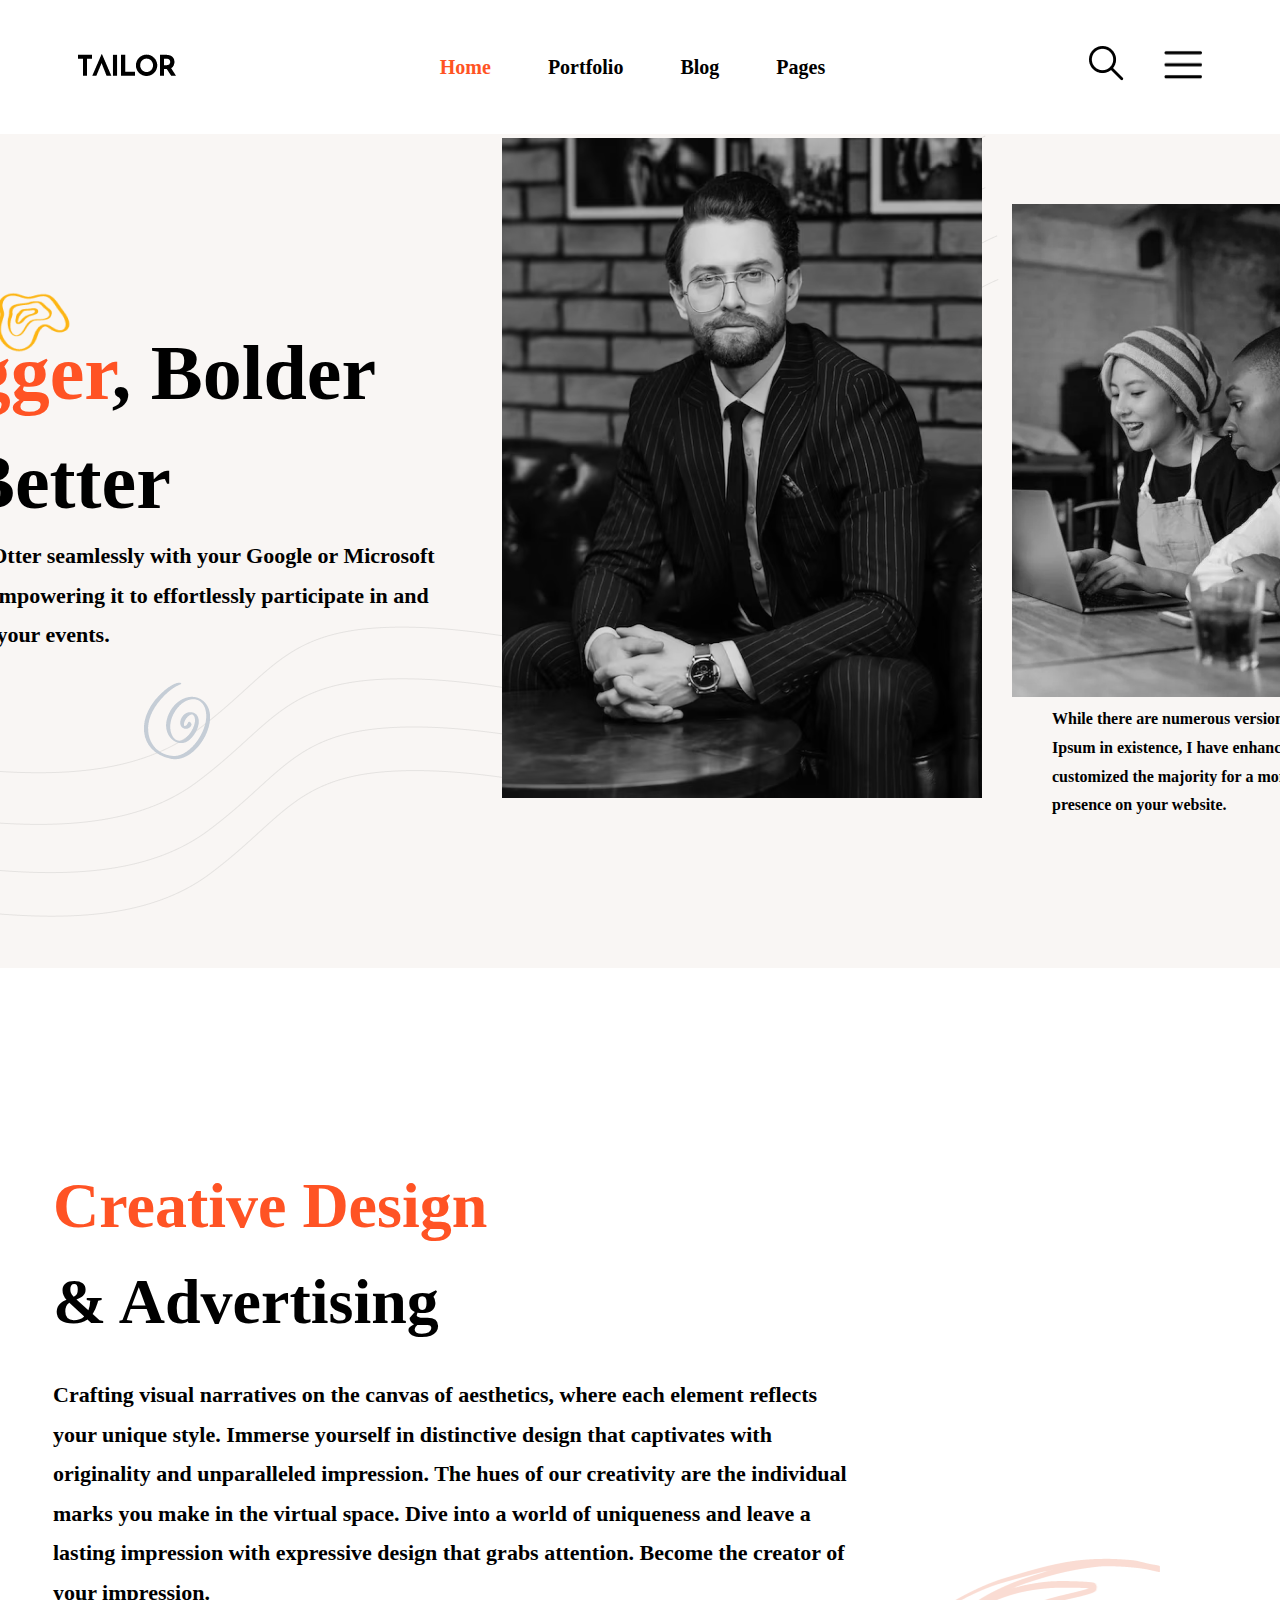
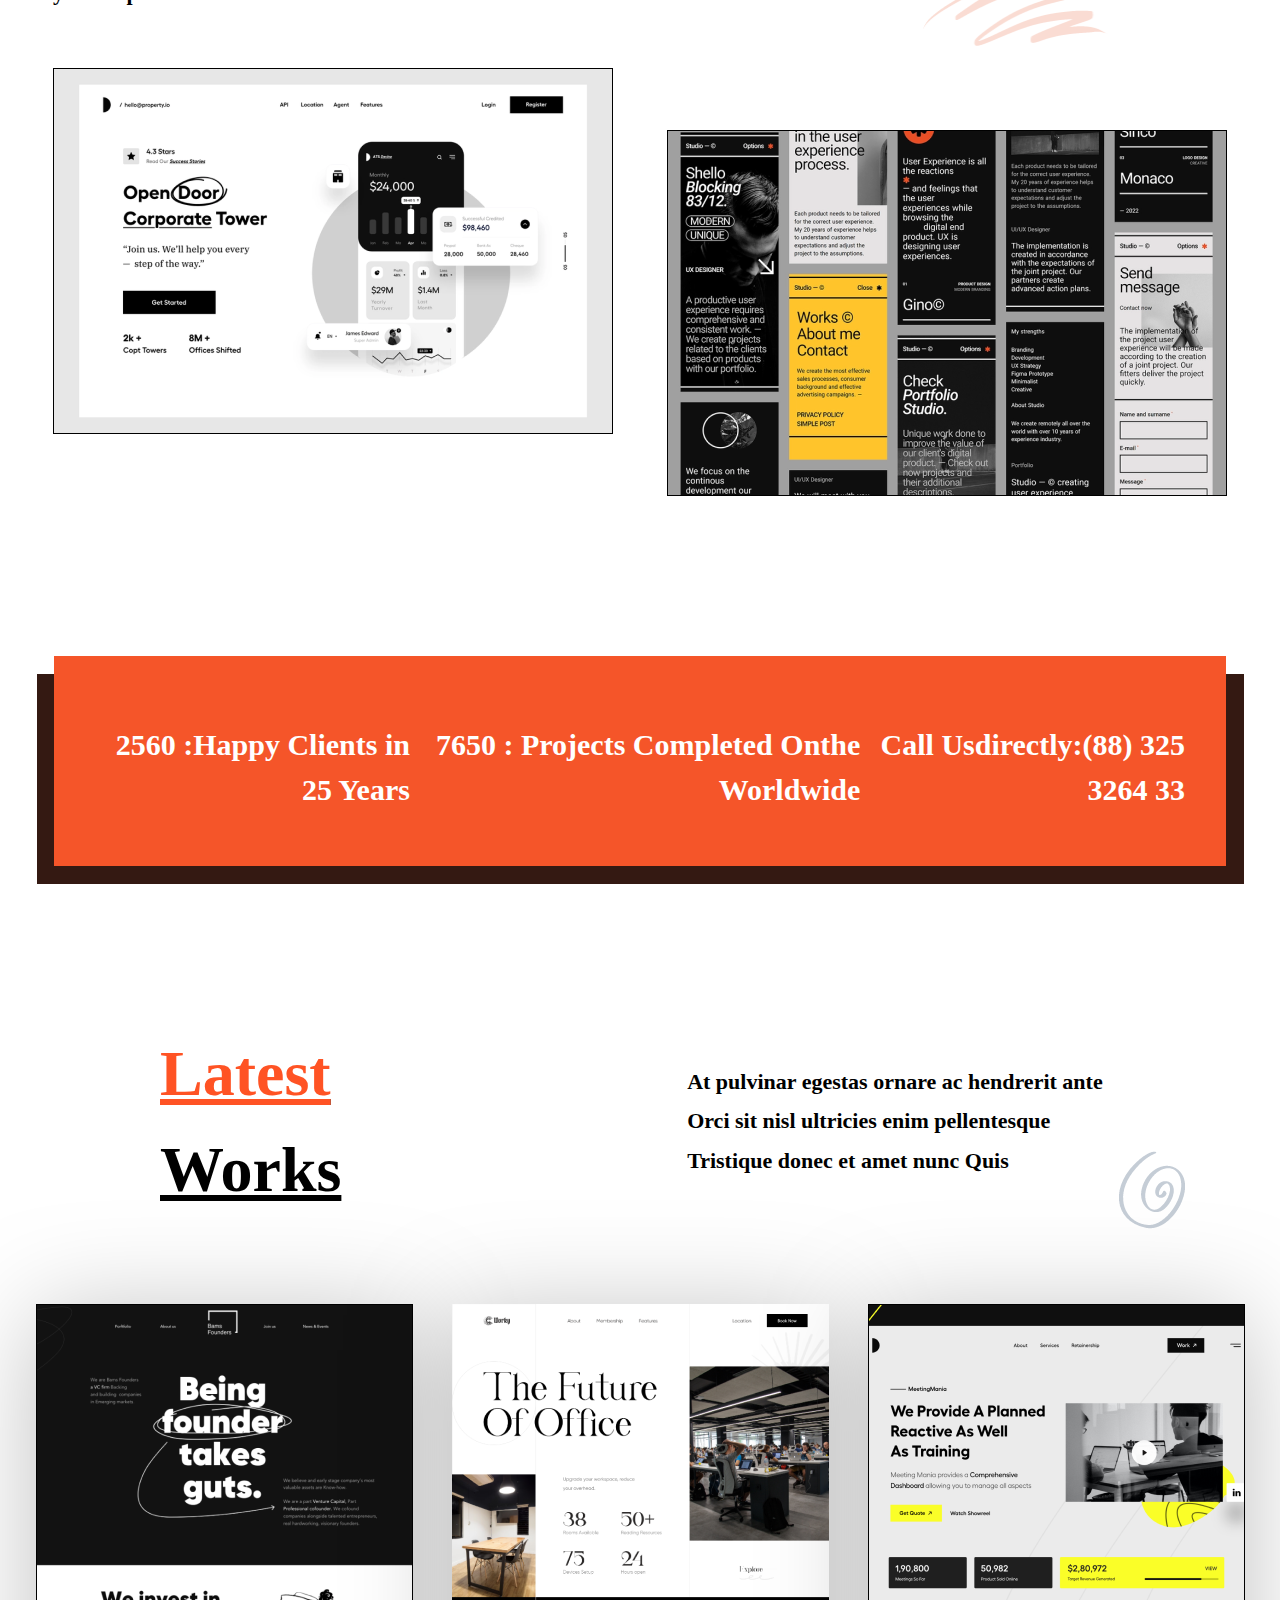
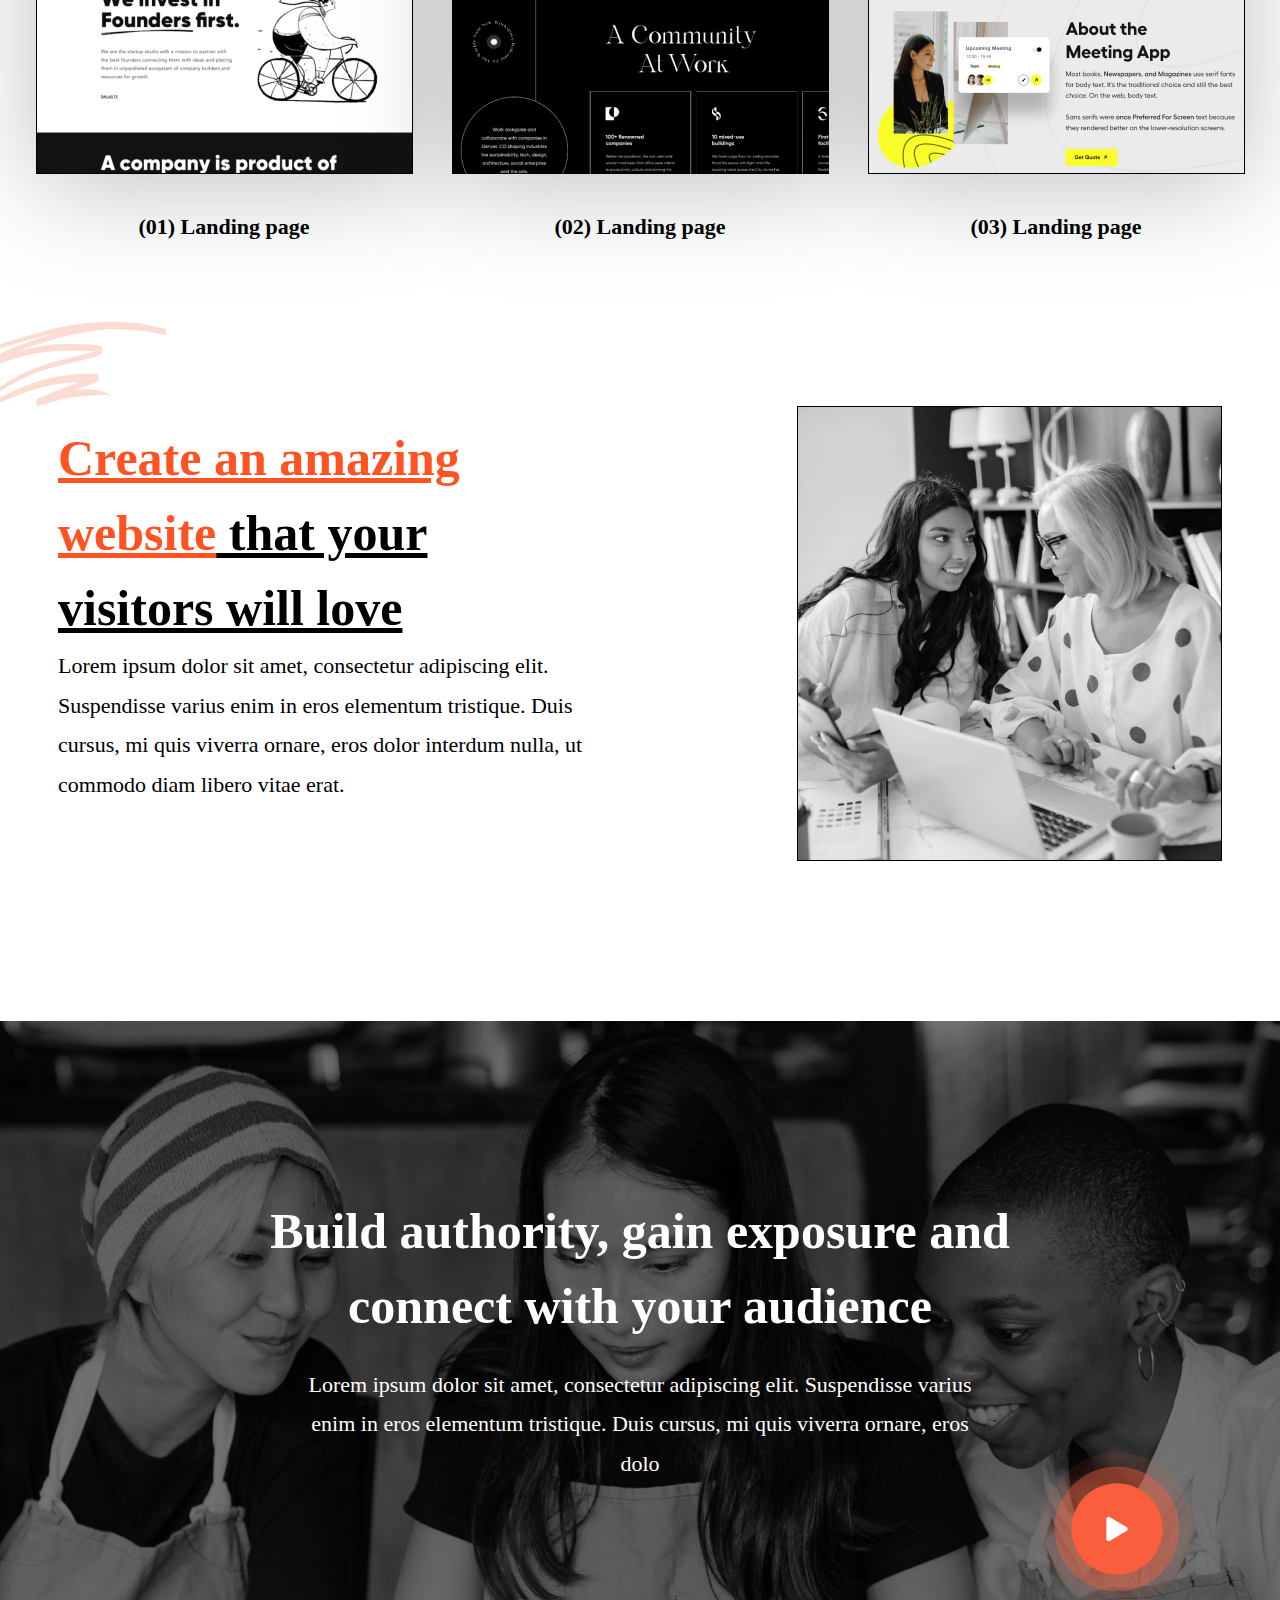
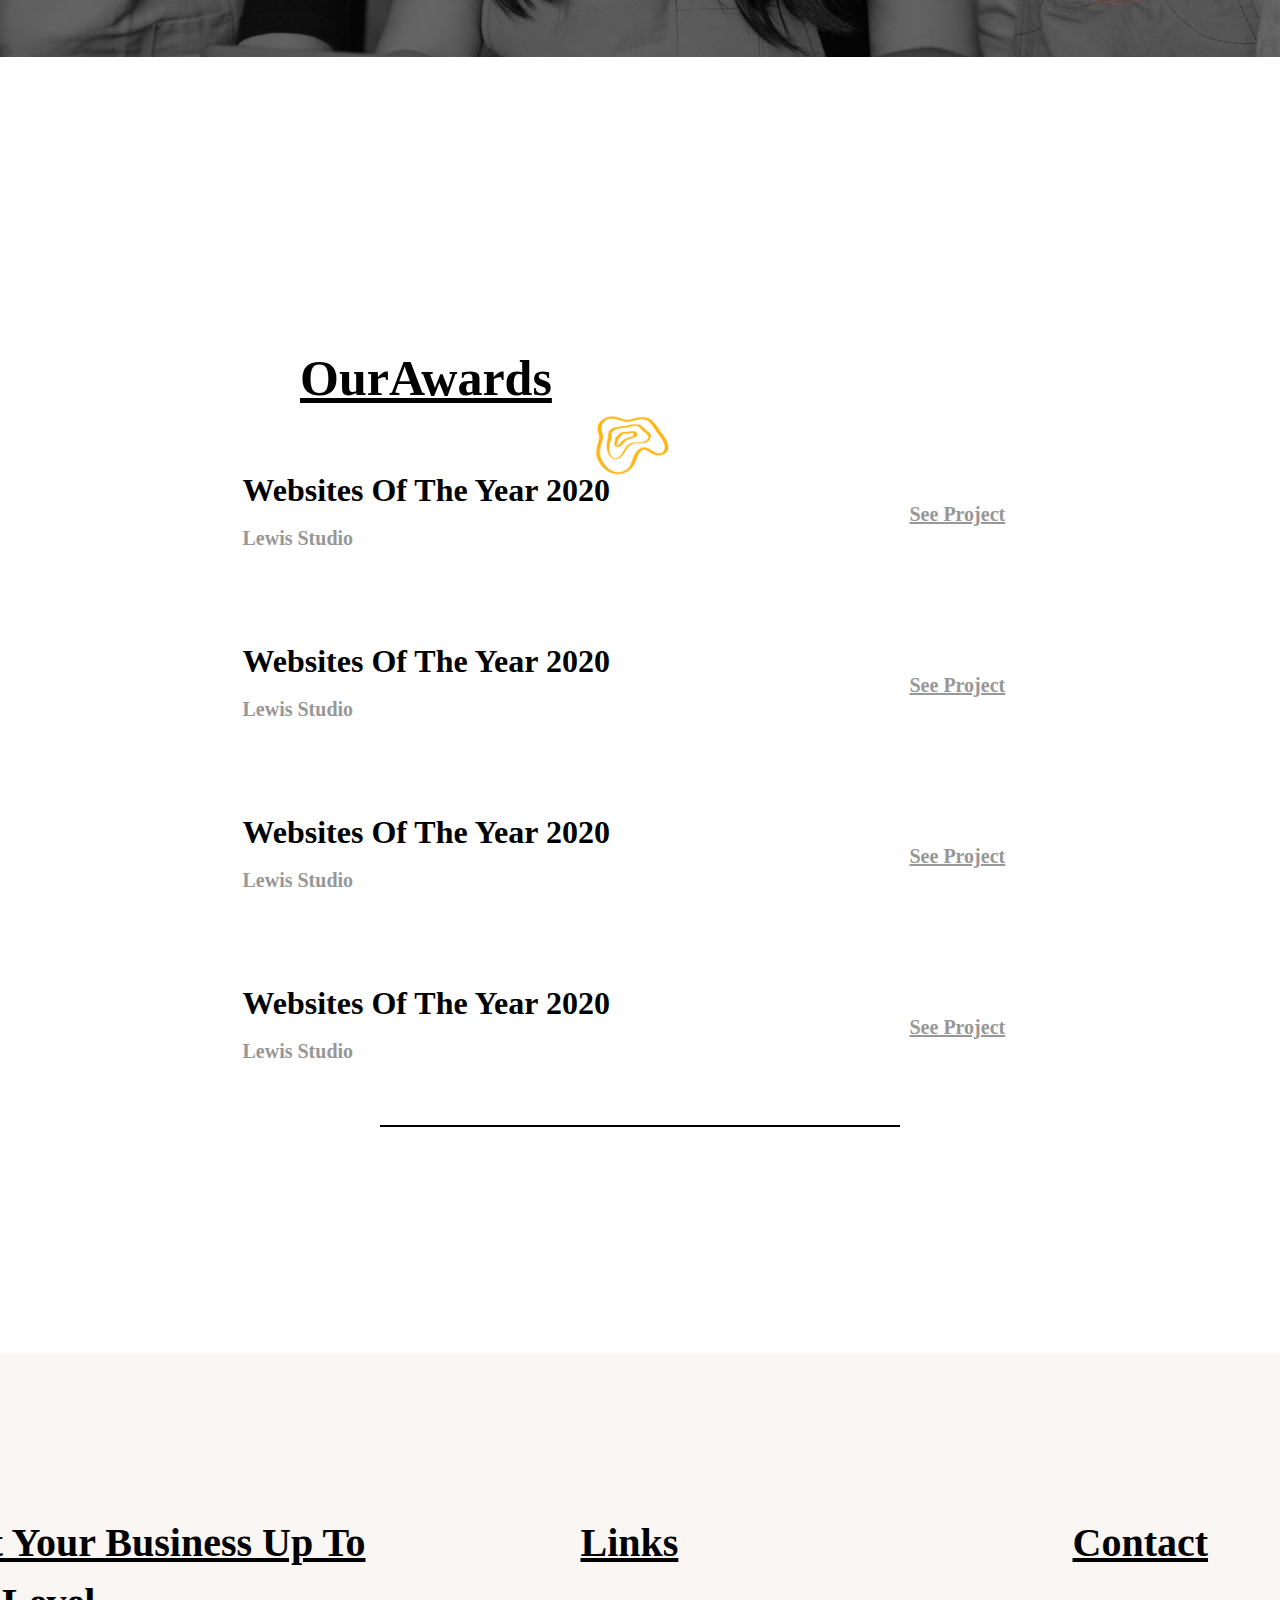
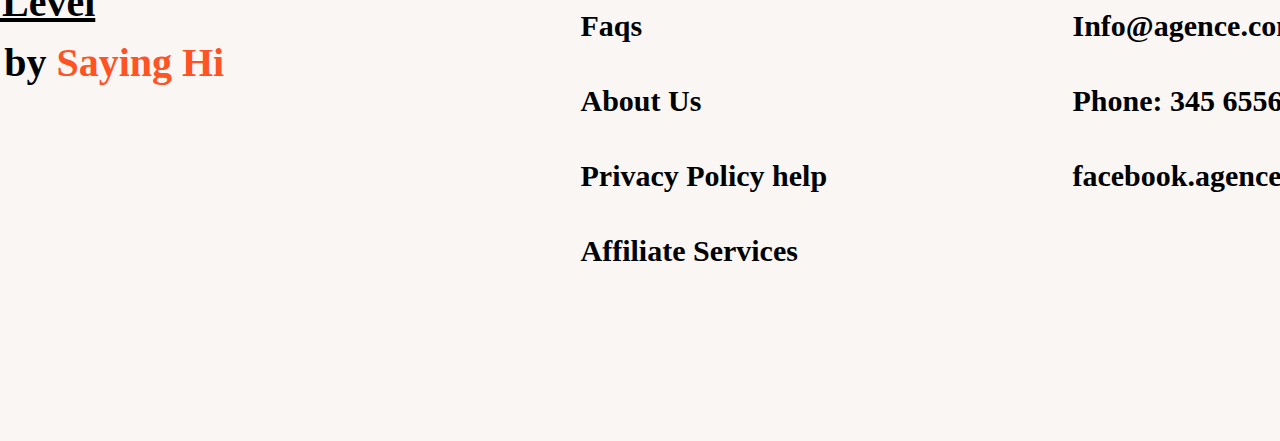
<file: index.html>
<!DOCTYPE html><html lang="en"><head> <meta charset="UTF-8"> <meta name="viewport" content="width=device-width, initial-scale=1.0"> <title>Tailor</title> <link rel="stylesheet" href="css/style.css"> <link rel="icon" href="img/favicon.png" type="image/x-icon"> <meta name="description" content="Unique portfolio of a web designer showcasing creative and effective projects. Learn more about my work."></head><body> <div id="myModal" class="modal"> <div class="modal-content"> <span class="close" id="closeModalBtn">&times;</span> <h2>Modal Form</h2> <form id="myForm"> <div class="form-mod"> <label for="name">Name:</label> <input type="text" id="name" name="name" required> </div> <div class="form-mod"> <label for="email">Email:</label> <input type="email" id="email" name="email" required> </div> <a href="" class="btn-sub">Submit</a> </form> </div> </div> <button id="scrollToTopBtn">Up</button> <header> <nav> <a href="index.html"><img src="img/logo.png" alt="logo" height="22"></a> <ul> <li class="li-item"><a href="#">Home</a></li> <li class="li-item"><a href="portfolio/index.html">Portfolio</a></li> <li class="li-item"><a href="blog/index.html">Blog</a></li> <li class="li-item"><a href="#" id="openModalBtn">Pages</a></li> </ul> <div class="nav"> <a href="#"><img src="img/serc.png" alt="serc" height="35"></a> <a href="#"><img src="img/burger.png" alt="burger" height="38"></a> </div> </nav> </header> <div class="main"> <div class="main-wrap"> <div class="main-block"> <hr class="hr-main"> <h1 class="main-title"><span class="orange">Bigger</span>, Bolder <br> &Better</h1> <p class="main-text">Integrate Otter seamlessly with your Google or Microsoft calendar, empowering it to effortlessly participate in and document your events.</p> </div> <div class="main-block-img"> <img src="img/man.png" alt="man"> <div class="block-img"> <img src="img/people.png" alt="people"> <p class="block-text">While there are numerous versions of Lorem Ipsum in existence, I have enhanced and customized the majority for a more impactful presence on your website.</p> </div> </div> </div> </div> <div class="advertising"> <div class="adver-wrap"> <div class="adver-block"> <h1 class="adver-title"><span class="orange">Creative Design</span><br> & Advertising</h1> <p class="adver-text">Crafting visual narratives on the canvas of aesthetics, where each element reflects your unique style. Immerse yourself in distinctive design that captivates with originality and unparalleled impression. The hues of our creativity are the individual marks you make in the virtual space. Dive into a world of uniqueness and leave a lasting impression with expressive design that grabs attention. Become the creator of your impression.</p> </div> <div class="adver-block-img"> <img src="img/lines.png" alt="lines" class="lines"> <img src="img/post1.png" alt="post" height="366"> <img src="img/post2.png" alt="post" class="img-down"> </div> </div> </div> <div class="reviews"> <div class="reviews-block"> <p>2560 :Happy Clients in 25 Years</p> <p>7650 : Projects Completed Onthe Worldwide </p> <p>Call Usdirectly:(88) 325 3264 33</p> </div> <div class="shadow"></div> </div> <div class="latest-works"> <div class="title-block"> <h1 class="adver-title under"><span class="orange under">Latest</span> Works</h1> <p class="adver-text work-text">At pulvinar egestas ornare ac hendrerit ante Orci sit nisl ultricies enim pellentesque Tristique donec et amet nunc Quis <img src="img/circle.png" alt="circle"> </p> </div> <div class="wrap-pages"> <div class="block-page"> <img src="img/page1.png" alt="page"> <p>(01) Landing page</p> </div> <div class="block-page"> <img src="img/page2.png" alt="page"> <p>(02) Landing page</p> </div> <div class="block-page"> <img src="img/page3.png" alt="page"> <p>(03) Landing page</p> </div> </div> </div> <div class="our-mission"> <div class="block-miss"> <img src="img/lines.png" alt="lines"> <h1 class="miss-title under"><span class="orange under">Create an amazing website</span> that your visitors will love</h1> <p class="miss-text">Lorem ipsum dolor sit amet, consectetur adipiscing elit. Suspendisse varius enim in eros elementum tristique. Duis cursus, mi quis viverra ornare, eros dolor interdum nulla, ut commodo diam libero vitae erat.</p> </div> <img src="img/people2.png" alt="people"> </div> <div class="our-strategy"> <img src="img/icon.png" alt="icon"> <h1>Build authority, gain exposure and connect with your audience</h1> <p>Lorem ipsum dolor sit amet, consectetur adipiscing elit. Suspendisse varius enim in eros elementum tristique. Duis cursus, mi quis viverra ornare, eros dolo</p> </div> <div class="our-awards"> <h1 class="title-awards under">OurAwards</h1> <div class="wrap-award"> <img src="img/yellow.png" alt="yellow"> <div class="block-award"> <div class="award"> <h3>Websites Of The Year 2020</h3> <p>Lewis Studio</p> </div> <a href="#">See Project</a> </div> <div class="block-award"> <div class="award"> <h3>Websites Of The Year 2020</h3> <p>Lewis Studio</p> </div> <a href="#">See Project</a> </div> <div class="block-award"> <div class="award"> <h3>Websites Of The Year 2020</h3> <p>Lewis Studio</p> </div> <a href="#">See Project</a> </div> <div class="block-award"> <div class="award"> <h3>Websites Of The Year 2020</h3> <p>Lewis Studio</p> </div> <a href="#">See Project</a> </div> </div> <hr> </div><footer><div class="footer"><div class="footer-block"> <h3 class="footer-title">Boost Your Business Up To High Level</h3> <p class="footer-text">Start by <span class="orange">Saying Hi</span></p></div> <div class="service-footer"><h3 class="title-footer under">Links</h3> <p><a href="#" class="footer-list">Faqs</a></p> <p><a href="#" class="footer-list">About Us</a></p><p><a href="#" class="footer-list">Privacy Policy help</a></p><p><a href="#" class="footer-list">Affiliate Services</a></p></div> <div class="service-footer"><h3 class="title-footer under">Contact</h3> <p><a href="#" class="footer-list">Info@agence.com</a></p> <p><a href="#" class="footer-list">Phone: 345 655685</a></p><p><a href="#" class="footer-list">facebook.agence</a></p></div> </div></footer> <script src="script/script.js"></script></body></html>
</file>
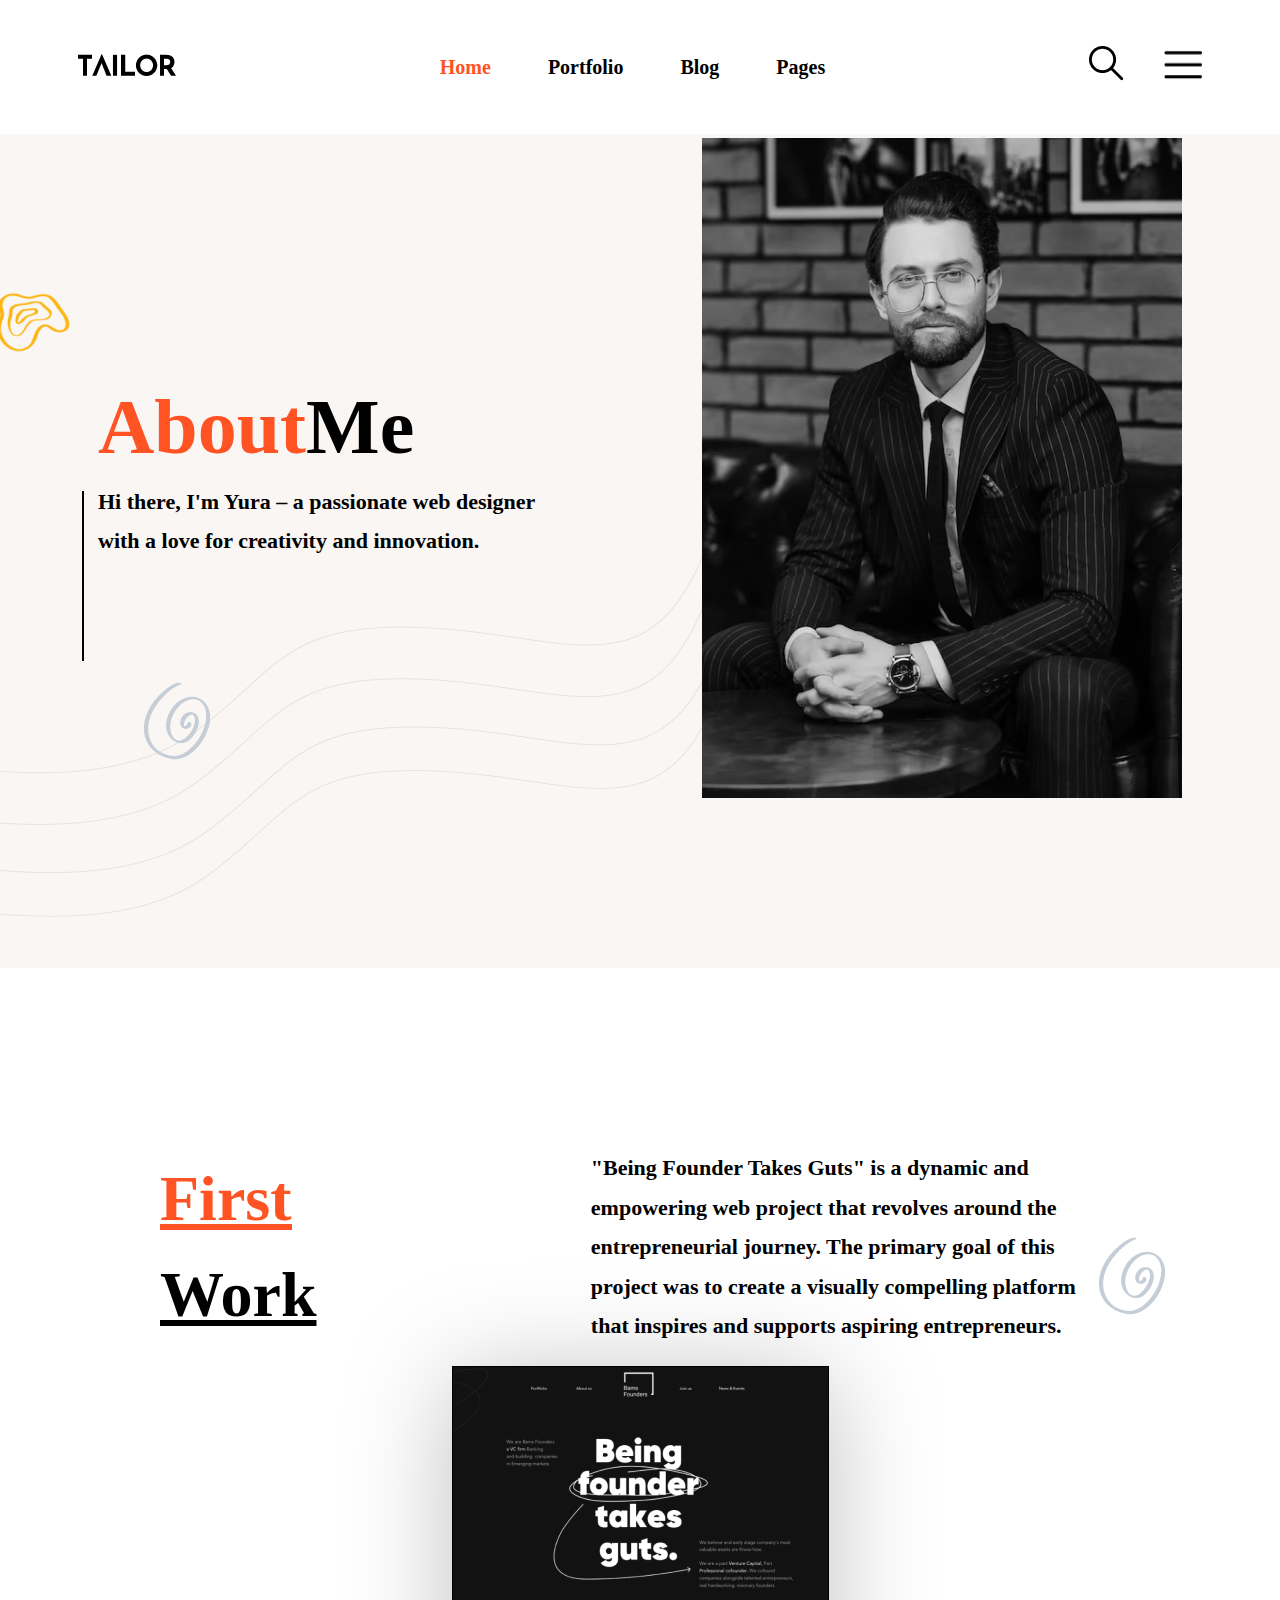
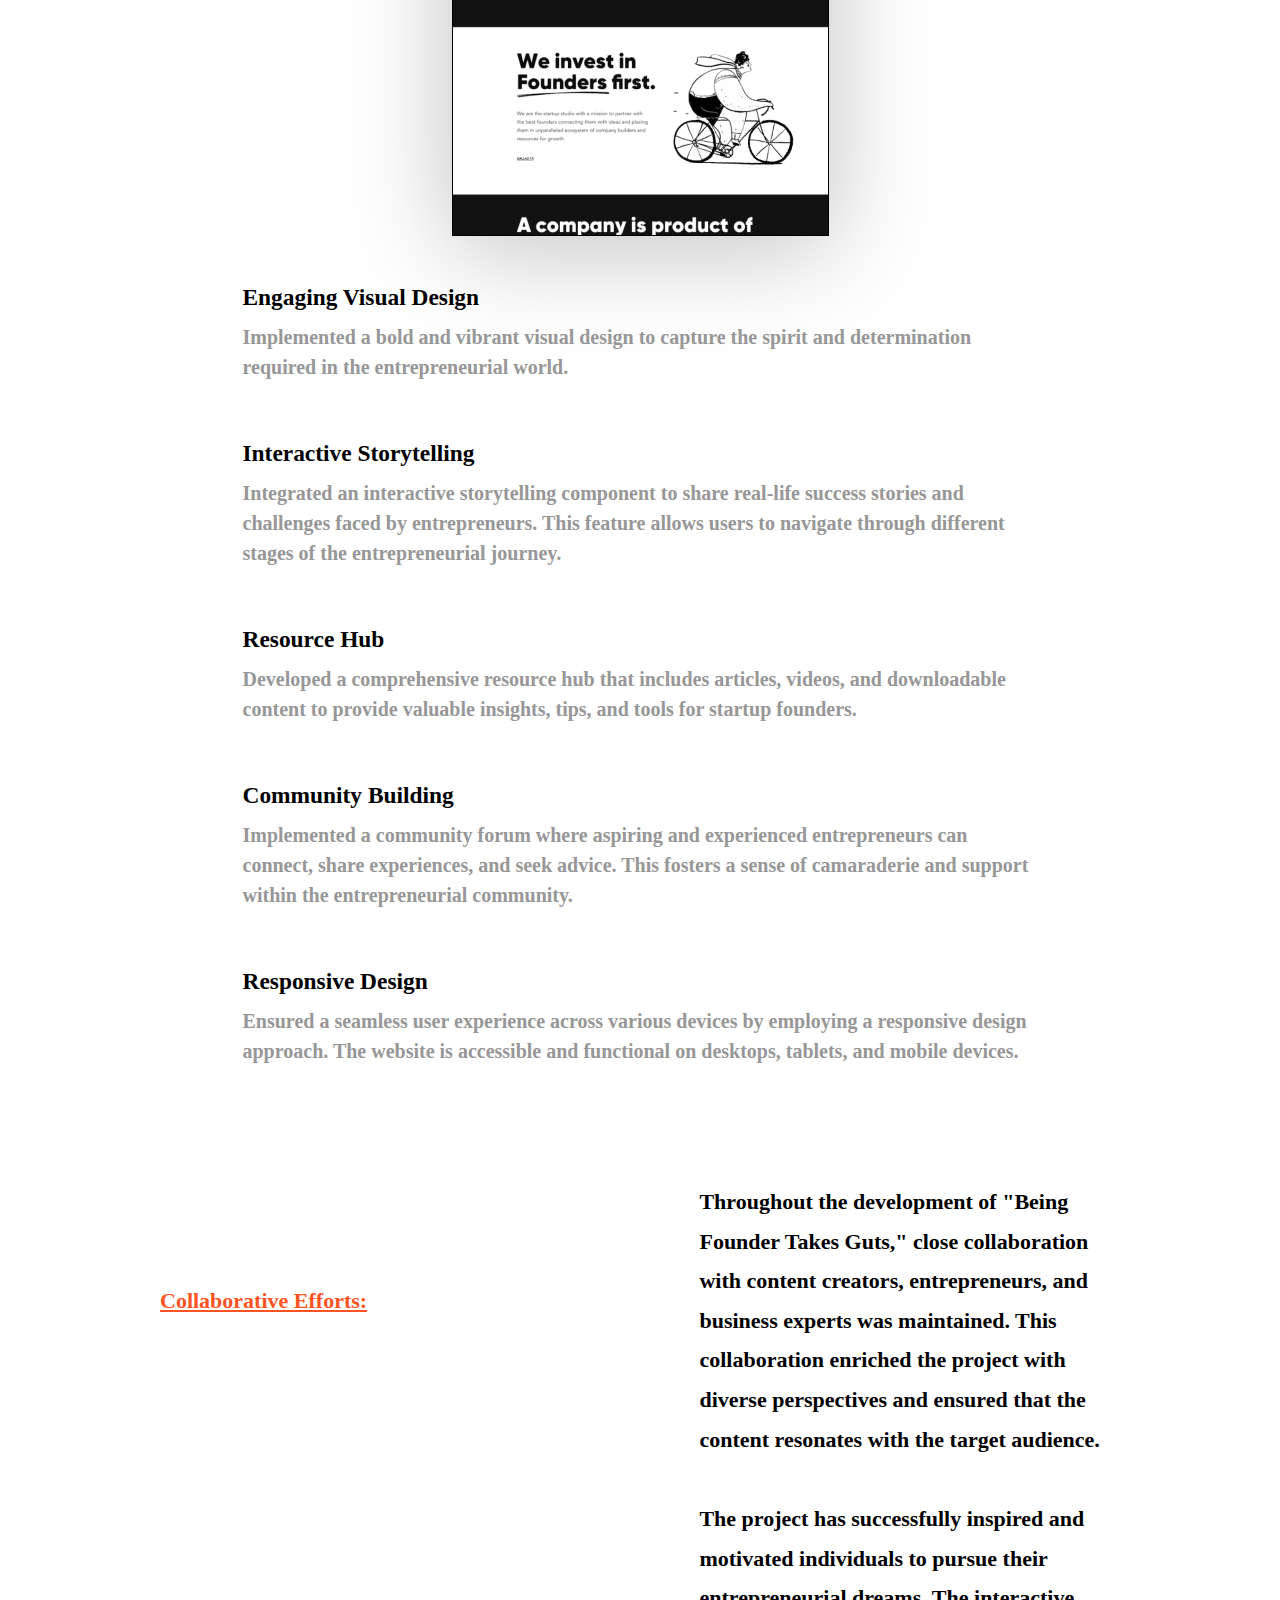
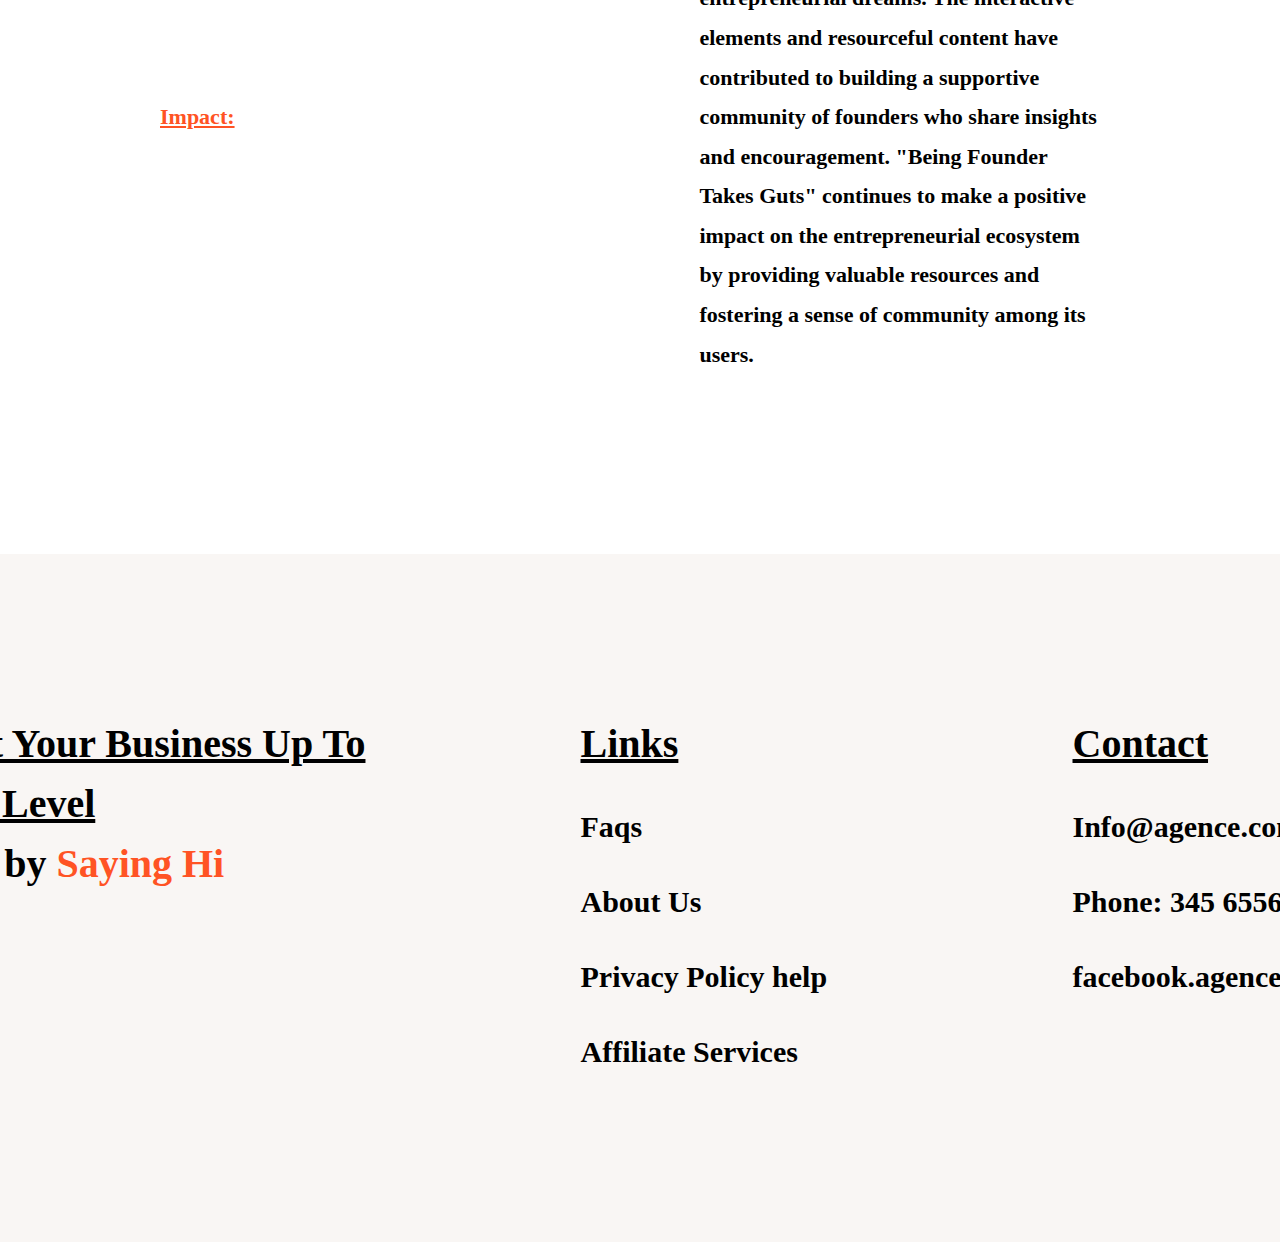
<file: blog/index.html>
<!DOCTYPE html><html lang="en"><head> <meta charset="UTF-8"> <meta name="viewport" content="width=device-width, initial-scale=1.0"> <title>Tailor</title> <link rel="stylesheet" href="../css/style.css"> <link rel="icon" href="../img/favicon.png" type="image/x-icon"></head><body> <div id="myModal" class="modal"> <div class="modal-content"> <span class="close" id="closeModalBtn">&times;</span> <h2>Modal Form</h2> <form id="myForm"> <div class="form-mod"> <label for="name">Name:</label> <input type="text" id="name" name="name" required> </div> <div class="form-mod"> <label for="email">Email:</label> <input type="email" id="email" name="email" required> </div> <a href="" class="btn-sub">Submit</a> </form> </div> </div> <button id="scrollToTopBtn">Up</button> <header> <nav> <a href="../index.html"><img src="../img/logo.png" alt="logo" height="22"></a> <ul> <li class="li-item"><a href="../index.html">Home</a></li> <li class="li-item"><a href="../portfolio/index.html">Portfolio</a></li> <li class="li-item"><a href="#">Blog</a></li> <li class="li-item"><a href="#" id="openModalBtn">Pages</a></li> </ul> <div class="nav"> <a href="#"><img src="../img/serc.png" alt="serc" height="35"></a> <a href="#"><img src="../img/burger.png" alt="burger" height="38"></a> </div> </nav> </header> <div class="main"> <div class="main-wrap"> <div class="main-block"> <hr class="hr-main"> <h1 class="main-title"><span class="orange">About</span>Me</h1> <p class="main-text"> Hi there, I'm Yura – a passionate web designer <br>with a love for creativity and innovation.</p> </div> <img src="../img/man.png" alt="man"> </div> </div> <div class="latest-works"> <div class="title-block"> <h1 class="adver-title under"><span class="orange under">First </span>Work</h1> <p class="fw-text">"Being Founder Takes Guts" is a dynamic and empowering web project that revolves around the entrepreneurial journey. The primary goal of this project was to create a visually compelling platform that inspires and supports aspiring entrepreneurs. <img src="../img/circle.png" alt="circle"> </p> </div> <div class="block-page"> <img src="../img/page1.png" alt="page"> </div> <div class="wrap-key"> <div class="block-award"> <div class="awards"> <h3>Engaging Visual Design</h3> <p>Implemented a bold and vibrant visual design to capture the spirit and determination required in the entrepreneurial world.</p> </div> </div> <div class="block-award"> <div class="awards"> <h3>Interactive Storytelling</h3> <p>Integrated an interactive storytelling component to share real-life success stories and challenges faced by entrepreneurs. This feature allows users to navigate through different stages of the entrepreneurial journey.</p> </div> </div> <div class="block-award"> <div class="awards"> <h3>Resource Hub</h3> <p>Developed a comprehensive resource hub that includes articles, videos, and downloadable content to provide valuable insights, tips, and tools for startup founders.</p> </div> </div> <div class="block-award"> <div class="awards"> <h3>Community Building</h3> <p>Implemented a community forum where aspiring and experienced entrepreneurs can connect, share experiences, and seek advice. This fosters a sense of camaraderie and support within the entrepreneurial community.</p> </div> </div> <div class="block-award"> <div class="awards"> <h3>Responsive Design</h3> <p>Ensured a seamless user experience across various devices by employing a responsive design approach. The website is accessible and functional on desktops, tablets, and mobile devices.</p> </div> </div> </div> <div class="title-block"> <p class="main-text orange under">Collaborative Efforts:</p> <p class="fw-text">Throughout the development of "Being Founder Takes Guts," close collaboration with content creators, entrepreneurs, and business experts was maintained. This collaboration enriched the project with diverse perspectives and ensured that the content resonates with the target audience. </p> </div> <div class="title-block"> <p class="main-text orange under">Impact:</p> <p class="fw-text">The project has successfully inspired and motivated individuals to pursue their entrepreneurial dreams. The interactive elements and resourceful content have contributed to building a supportive community of founders who share insights and encouragement. "Being Founder Takes Guts" continues to make a positive impact on the entrepreneurial ecosystem by providing valuable resources and fostering a sense of community among its users. </p> </div> </div> <footer><div class="footer"><div class="footer-block"> <h3 class="footer-title">Boost Your Business Up To High Level</h3> <p class="footer-text">Start by <span class="orange">Saying Hi</span></p></div> <div class="service-footer"><h3 class="title-footer under">Links</h3> <p><a href="#" class="footer-list">Faqs</a></p> <p><a href="#" class="footer-list">About Us</a></p><p><a href="#" class="footer-list">Privacy Policy help</a></p><p><a href="#" class="footer-list">Affiliate Services</a></p></div> <div class="service-footer"><h3 class="title-footer under">Contact</h3> <p><a href="#" class="footer-list">Info@agence.com</a></p> <p><a href="#" class="footer-list">Phone: 345 655685</a></p><p><a href="#" class="footer-list">facebook.agence</a></p></div> </div></footer> <script src="../script/script.js"></script></body></html>
</file>
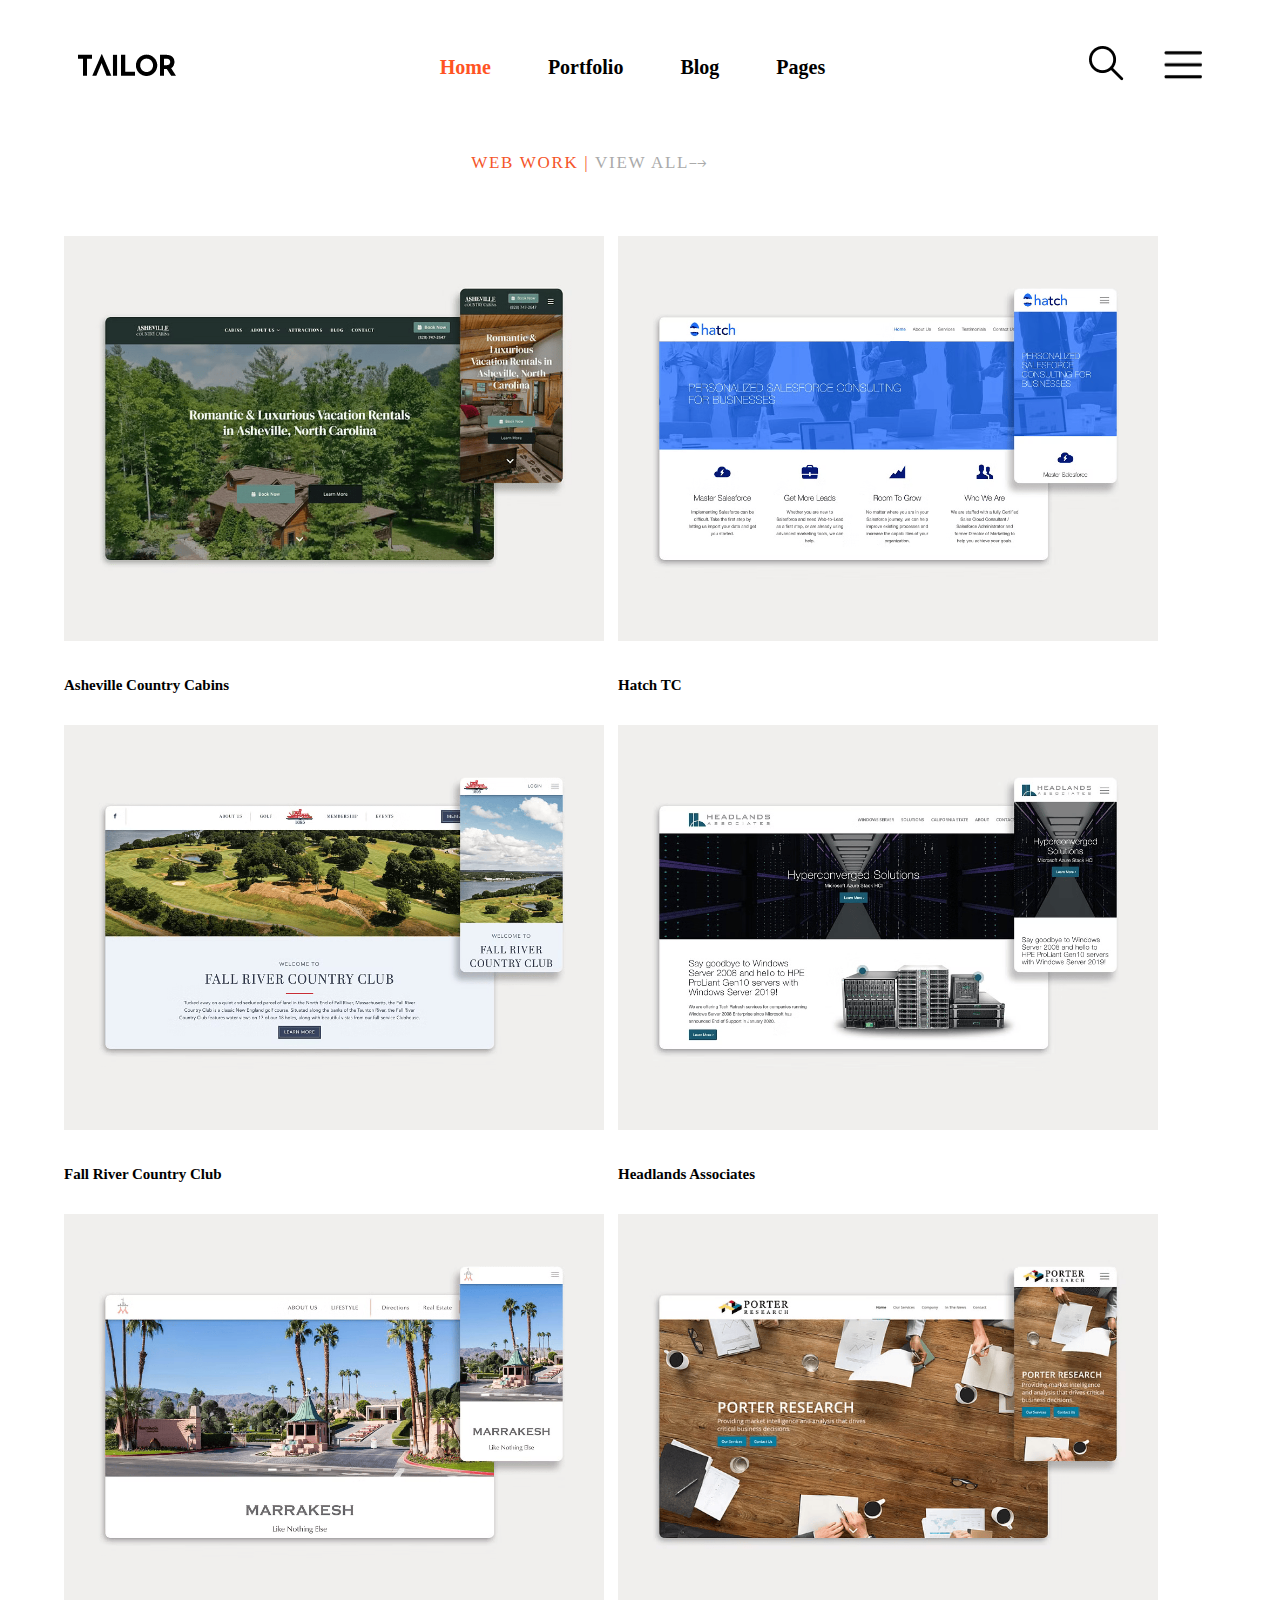
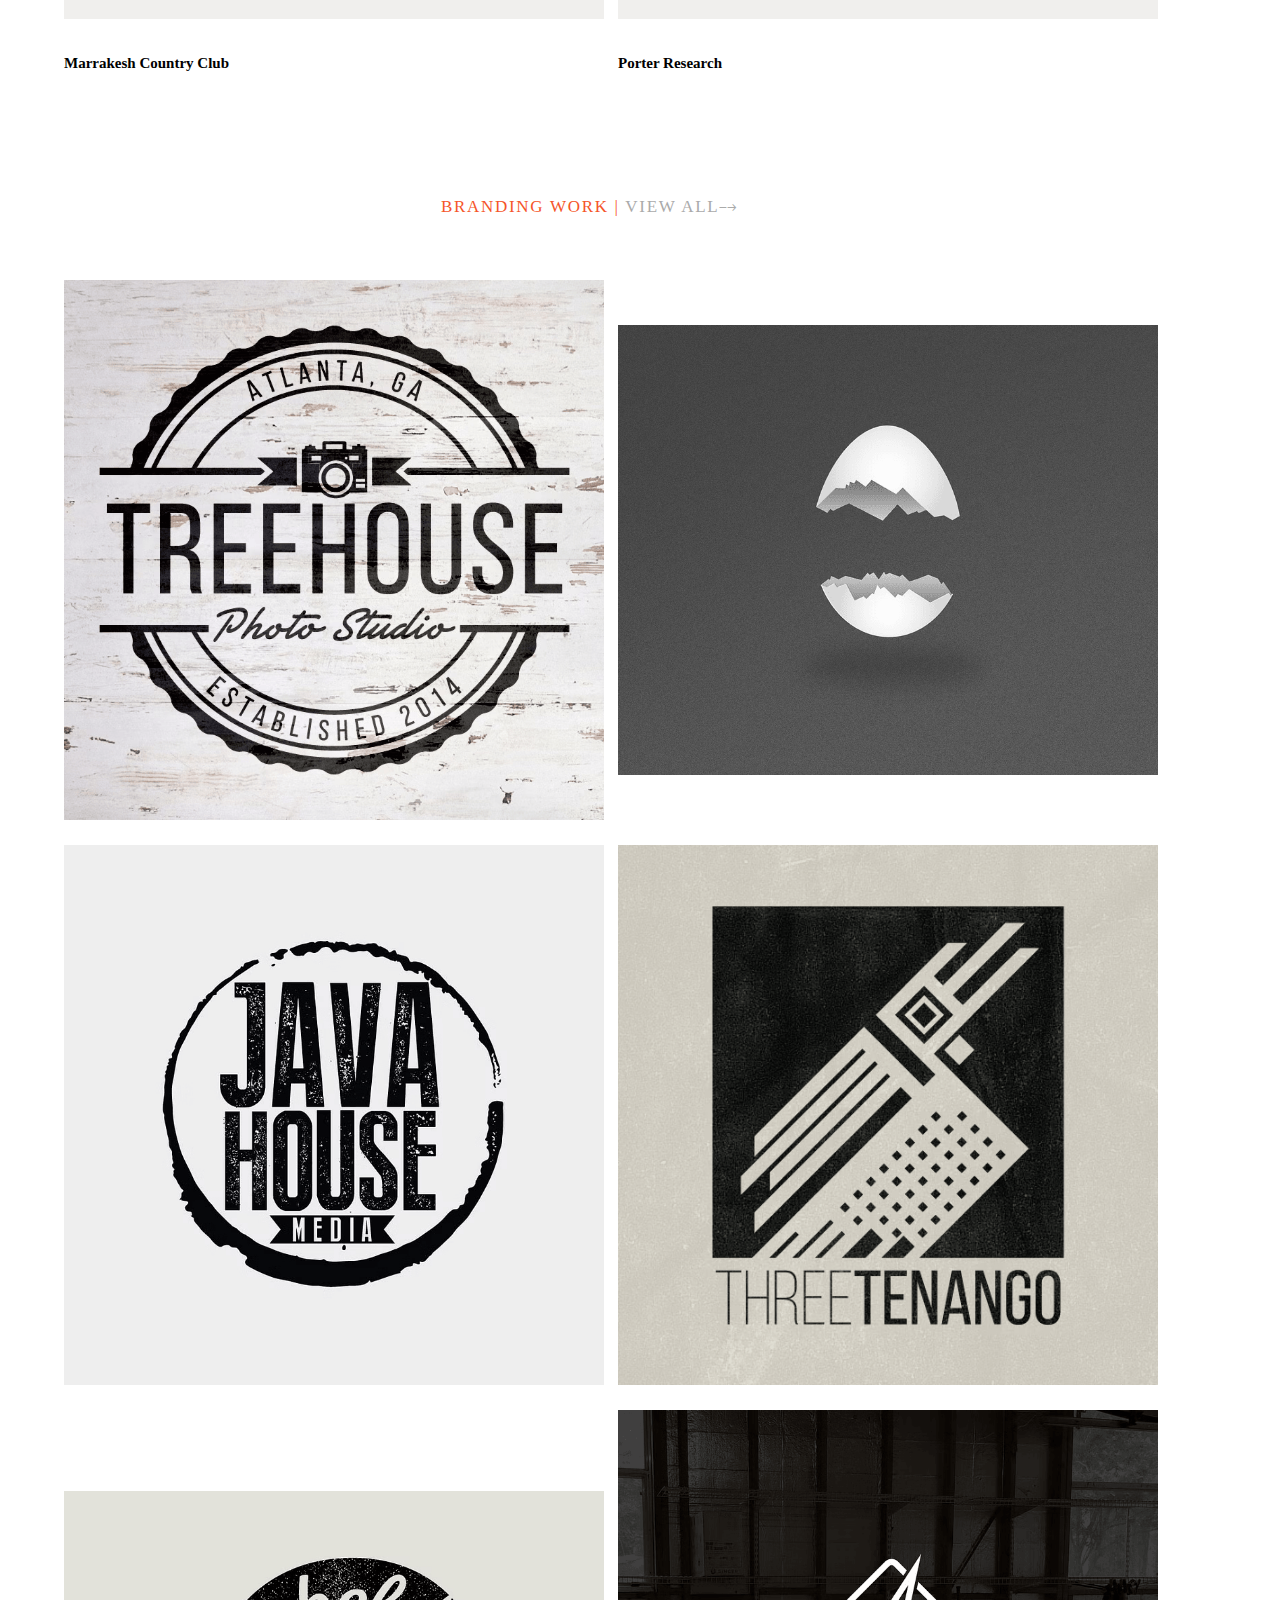
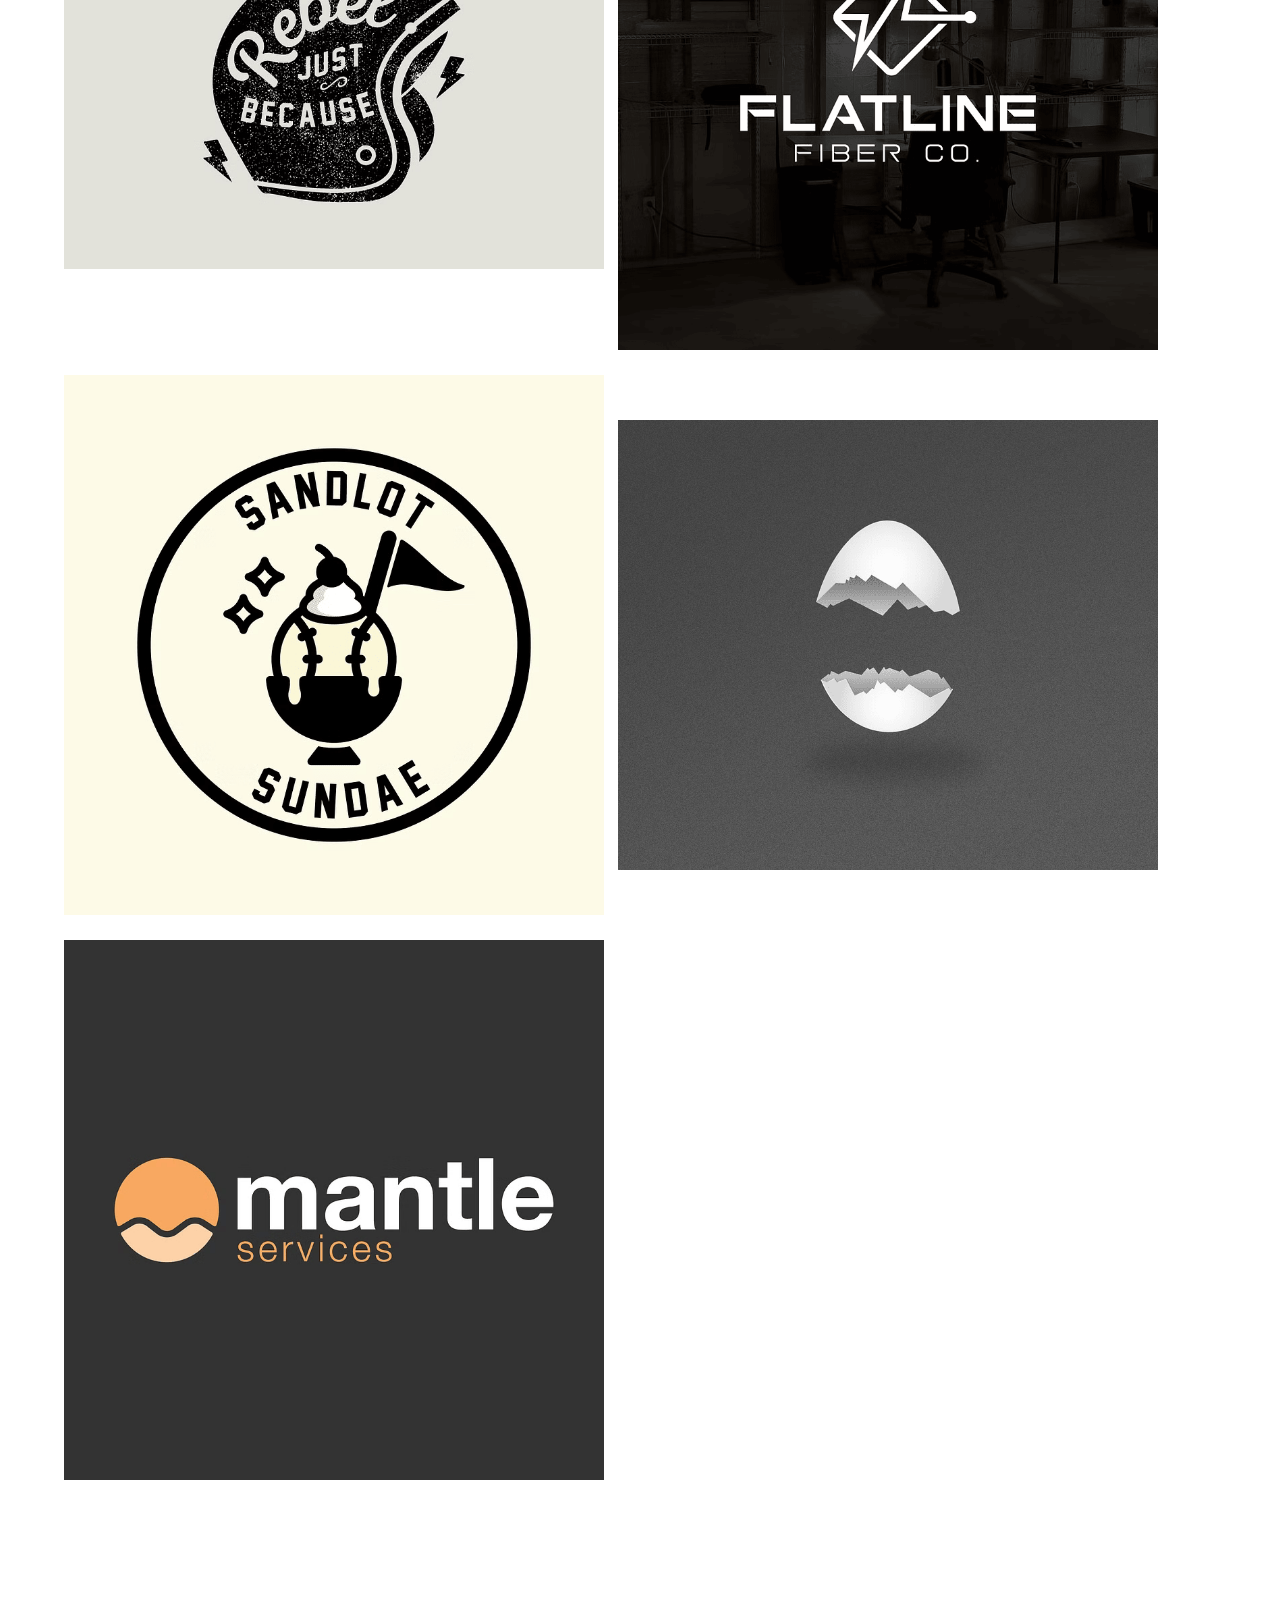
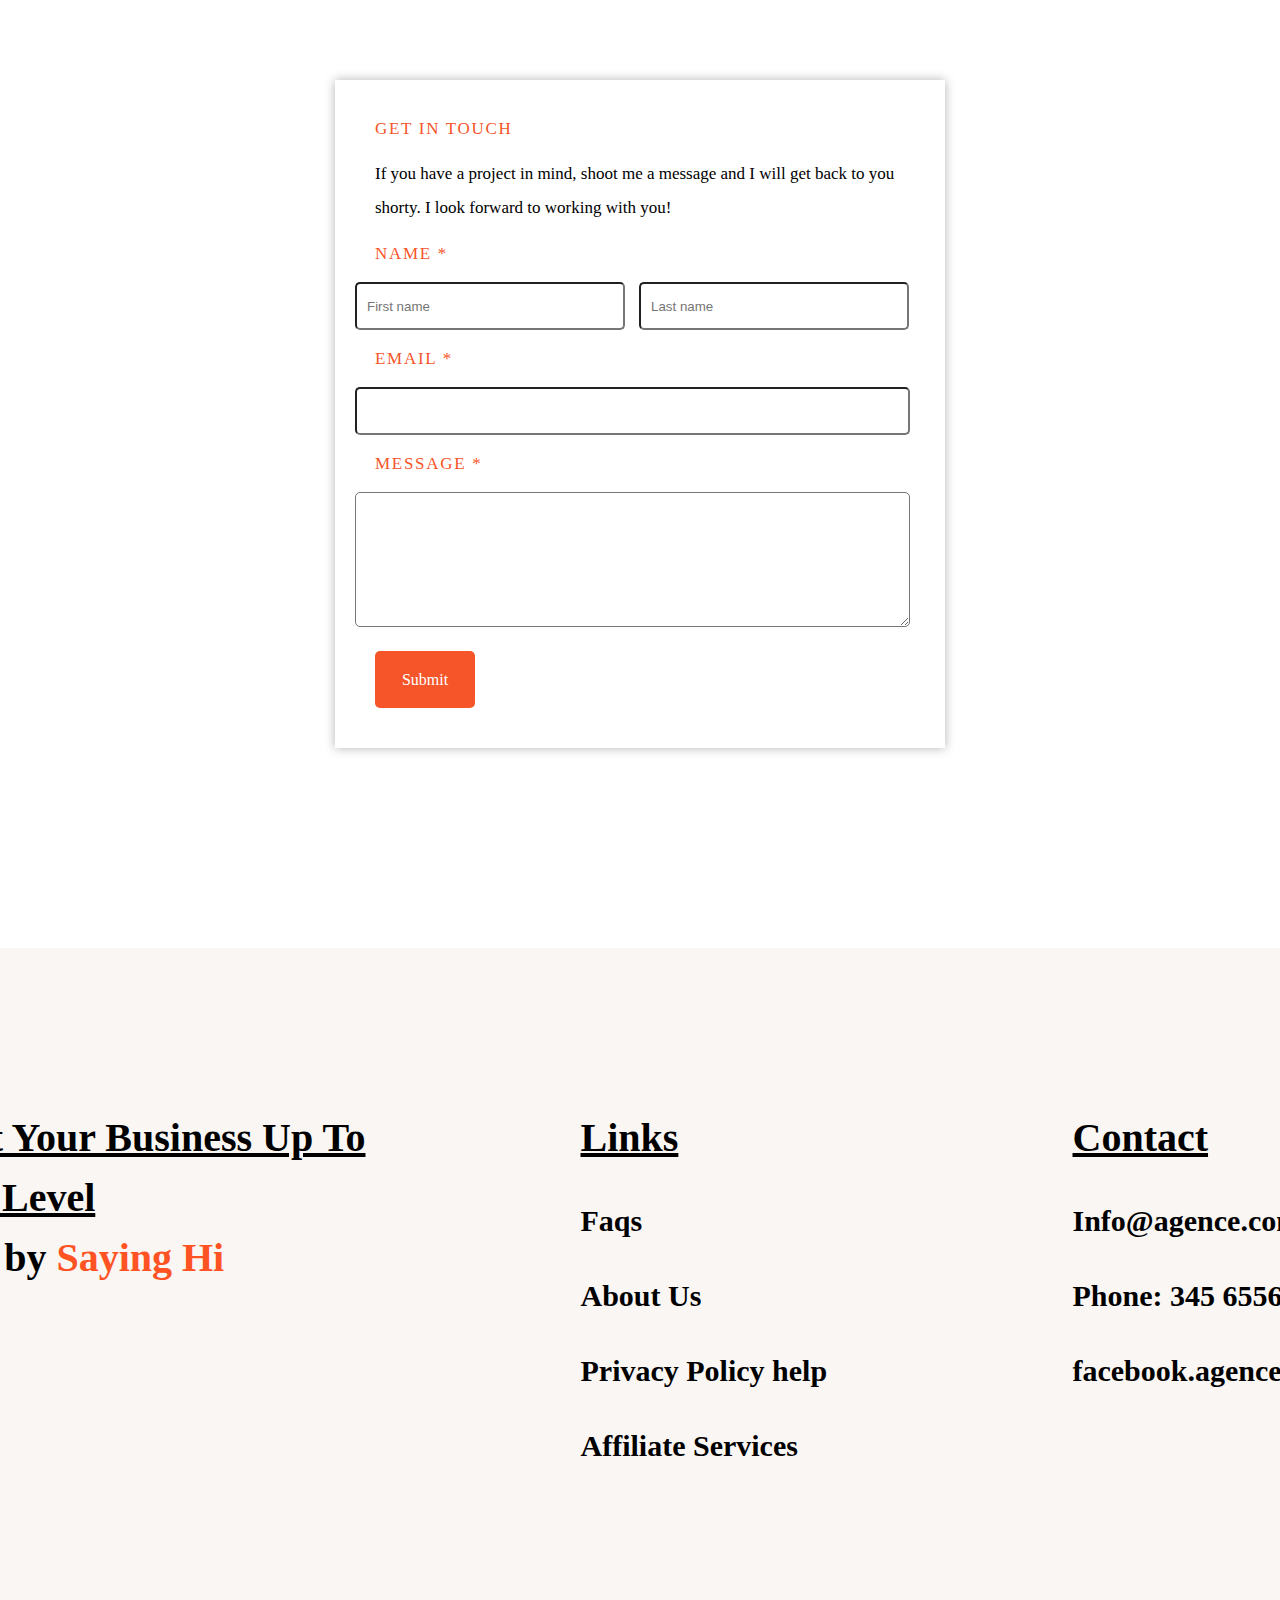
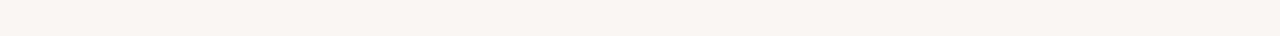
<file: portfolio/index.html>
<!DOCTYPE html><html lang="en"><head> <meta charset="UTF-8"> <meta name="viewport" content="width=device-width, initial-scale=1.0"> <title>Tailor</title> <link rel="stylesheet" href="../css/style.css"> <link rel="icon" href="../img/favicon.png" type="image/x-icon"></head><body> <div id="myModal" class="modal"> <div class="modal-content"> <span class="close" id="closeModalBtn">&times;</span> <h2>Modal Form</h2> <form id="myForm"> <div class="form-mod"> <label for="name">Name:</label> <input type="text" id="name" name="name" required> </div> <div class="form-mod"> <label for="email">Email:</label> <input type="email" id="email" name="email" required> </div> <a href="" class="btn-sub">Submit</a> </form> </div> </div> <button id="scrollToTopBtn">Up</button> <header> <nav> <a href="../index.html"><img src="../img/logo.png" alt="logo" height="22"></a> <ul> <li class="li-item"><a href="../index.html">Home</a></li> <li class="li-item"><a href="#">Portfolio</a></li> <li class="li-item"><a href="../blog/index.html">Blog</a></li> <li class="li-item"><a href="#" id="openModalBtn">Pages</a></li> </ul> <div class="nav"> <a href=""><img src="../img/serc.png" alt="serc" height="35"></a> <a href=""><img src="../img/burger.png" alt="burger" height="38"></a> </div> </nav> </header> <section class="section-works"> <h4 class="hd-section">Web Work &#124; <a href="" class="grey">View All&#10509;</a></h4> <div class="cart-block"> <div class="cart-maket"> <a href=""><img src="../img/maket1.png" alt="maket" class="cart"></a> <div class="title-cart"> <span>Asheville Country Cabins</span> </div> </div> <div class="cart-maket"> <a href=""><img src="../img/maket2.png" alt="maket" class="cart"></a> <div class="title-cart"> <span>Hatch TC</span> </div> </div> <div class="cart-maket"> <a href=""><img src="../img/maket3.png" alt="maket" class="cart"></a> <div class="title-cart"> <span>Fall River Country Club</span> </div> </div> <div class="cart-maket"> <a href=""><img src="../img/maket4.png" alt="maket" class="cart"></a> <div class="title-cart"> <span>Headlands Associates</span> </div> </div> <div class="cart-maket"> <a href=""><img src="../img/maket5.png" alt="maket" class="cart"></a> <div class="title-cart"> <span>Marrakesh Country Club</span> </div> </div> <div class="cart-maket"> <a href=""><img src="../img/maket6.png" alt="maket" class="cart"></a> <div class="title-cart"> <span>Porter Research</span> </div> </div> </div> <h4 class="hd-section">Branding Work &#124; <a href="" class="grey">View All&#10509;</a></h4> <div class="logo-block"> <div class="logo-work"> <img src="../img/logo1.png" alt="logo"> </div> <div class="logo-work"> <img src="../img/logo2.png" alt="logo"> </div> <div class="logo-work"> <img src="../img/logo4.png" alt="logo"> </div> <div class="logo-work"> <img src="../img/logo5.png" alt="logo"> </div> <div class="logo-work"> <img src="../img/logo3.png" alt="logo"> </div> <div class="logo-work"> <img src="../img/logo6.png" alt="logo"> </div> <div class="logo-work"> <img src="../img/logo7.png" alt="logo"> </div> <div class="logo-work"> <img src="../img/logo2.png" alt="logo"> </div> <div class="logo-work"> <img src="../img/logo8.png" alt="logo"> </div> </div> </section> <section class="sec-form"> <div class="form"> <h4 class="hd-section">Get In Touch</h4> <p class="title-form"> If you have a project in mind, shoot me a message and I will get back to you shorty. I look forward to working with you! </p> <h3 class="hd-section">Name *</h3> <div> <input type="text" placeholder="First name" class="name"> <input type="text" placeholder="Last name" class="name"> </div> <h3 class="hd-section">Email *</h3> <input type="email" class="email"> <h3 class="hd-section">Message *</h3> <textarea class="mess"></textarea> <a href="#" class="btn-sub">Submit</a> </div> </section> <footer><div class="footer"><div class="footer-block"> <h3 class="footer-title">Boost Your Business Up To High Level</h3> <p class="footer-text">Start by <span class="orange">Saying Hi</span></p></div> <div class="service-footer"><h3 class="title-footer under">Links</h3> <p><a href="#" class="footer-list">Faqs</a></p> <p><a href="#" class="footer-list">About Us</a></p><p><a href="#" class="footer-list">Privacy Policy help</a></p><p><a href="#" class="footer-list">Affiliate Services</a></p></div> <div class="service-footer"><h3 class="title-footer under">Contact</h3> <p><a href="#" class="footer-list">Info@agence.com</a></p> <p><a href="#" class="footer-list">Phone: 345 655685</a></p><p><a href="#" class="footer-list">facebook.agence</a></p></div> </div></footer> <script src="../script/script.js"></script></body></html>
</file>
<file: css/style.css>
.main,.main-wrap,.nav,nav,ul{display:-webkit-box;display:-ms-flexbox;display:flex}.form,.frame div{-webkit-box-shadow:0 0 10px rgba(0,0,0,.3);box-shadow:0 0 10px rgba(0,0,0,.3)}.btn-sub,.forth,.our-strategy{text-align:center}*{-webkit-box-sizing:border-box;box-sizing:border-box;margin:0;padding:0}body{font-family:Montserrat;font-style:normal}.under{text-decoration:underline}nav{-webkit-box-pack:center;-ms-flex-pack:center;justify-content:center;-webkit-box-align:center;-ms-flex-align:center;align-items:center;height:134px}ul{margin:0 264px}.li-item{list-style:none;margin-right:57px;font-weight:600;font-size:20px;line-height:100%}.li-item a{text-decoration:none;color:currentColor}.li-item:last-child{margin-right:0}.li-item:first-child{color:#ff5324}.nav{gap:40px}.main{height:834px;-webkit-box-align:start;-ms-flex-align:start;align-items:flex-start;-webkit-box-pack:center;-ms-flex-pack:center;justify-content:center;gap:20px;background-image:url(../img/bg-main.png);background-repeat:no-repeat;background-size:cover}.main-wrap{-webkit-box-align:center;-ms-flex-align:center;align-items:center}.adver-wrap,.main-block{-webkit-box-orient:vertical;-webkit-box-direction:normal;-ms-flex-direction:column;flex-direction:column;display:-webkit-box;display:-ms-flexbox;display:flex}.adver-title,.main-title{font-weight:700;font-size:78px;line-height:140%}.orange{color:#ff5324!important}.adver-text,.block-text,.main-text{color:#000;font-weight:600}.main-block-img{display:-webkit-box;display:-ms-flexbox;display:flex;gap:30px}.main-text{width:604px;height:80px;font-size:22px;line-height:180%}.block-img{margin-top:70px}.hr-main{position:relative;top:205px;right:100px;width:170px;height:0;border:1px solid #000;-webkit-transform:rotate(90deg);-ms-transform:rotate(90deg);transform:rotate(90deg)}.block-text{margin-left:40px;width:330px;height:87px;font-size:16px;line-height:180%}.advertising{display:-webkit-box;display:-ms-flexbox;display:flex;-webkit-box-align:center;-ms-flex-align:center;align-items:center;-webkit-box-pack:center;-ms-flex-pack:center;justify-content:center;padding:190px 0 160px}.adver-wrap{gap:55px}.lines{position:absolute;bottom:450px;left:870px;width:237.34px;height:88px}.adver-block-img,.reviews,.reviews-block{position:relative}.adver-block{display:-webkit-box;display:-ms-flexbox;display:flex;-webkit-box-orient:vertical;-webkit-box-direction:normal;-ms-flex-direction:column;flex-direction:column;gap:25px}.reviews,.title-block{-webkit-box-pack:center;-ms-flex-pack:center;justify-content:center;display:-webkit-box;display:-ms-flexbox;display:flex}.adver-title{font-size:64px;line-height:150.5%}.adver-text{width:808px;font-size:22px;line-height:180%}.adver-block-img{display:-webkit-box;display:-ms-flexbox;display:flex;gap:52px}.img-down{margin-top:62px}.reviews-block{z-index:1;display:-webkit-box;display:-ms-flexbox;display:flex;-webkit-box-align:start;-ms-flex-align:start;align-items:flex-start;padding:66px 41px;gap:10px;width:1172px;height:210px;background:#f55529}.block-miss img,.our-strategy img,.shadow,.title-block img,.wrap-award img,canvas{position:absolute}.reviews-block p{height:90px;font-weight:600;font-size:30px;line-height:150.5%;display:-webkit-box;display:-ms-flexbox;display:flex;-webkit-box-align:center;-ms-flex-align:center;align-items:center;text-align:right;color:#fff}.block-page p,.work-text{font-weight:600;font-size:22px;line-height:180%;color:#000}.shadow{z-index:0;top:18px;width:1207px;height:210px;background:#341912}.block-miss,.fw-text,.our-strategy,.work-text,.wrap-award,.wrap-key{position:relative}#scrollToTopBtn,.btn-sub{background-color:#f55529}.latest-works{padding:160px}.title-block{-webkit-box-align:center;-ms-flex-align:center;align-items:center;gap:220px}.title-block img{right:-80px;top:80px}.work-text{width:517px;height:120px}.wrap-pages{display:-webkit-box;display:-ms-flexbox;display:flex;-webkit-box-pack:center;-ms-flex-pack:center;justify-content:center;gap:39px;margin-top:86px}.block-page,.our-awards{display:-webkit-box;display:-ms-flexbox;display:flex;-webkit-box-orient:vertical;-webkit-box-direction:normal;-ms-flex-direction:column;flex-direction:column}.block-page{-webkit-box-align:center;-ms-flex-align:center;align-items:center;gap:33px}.block-page img{-webkit-filter:drop-shadow(0px 11px 52px rgba(0, 0, 0, .25));filter:drop-shadow(0px 11px 52px rgba(0, 0, 0, .25))}.our-mission{display:-webkit-box;display:-ms-flexbox;display:flex;-webkit-box-pack:center;-ms-flex-pack:center;justify-content:center;-webkit-box-align:center;-ms-flex-align:center;align-items:center;gap:168px}.miss-title{width:492px;height:225px;font-weight:700;font-size:50px;line-height:150.5%}.miss-text{width:571px;height:200px;font-weight:500;font-size:22px;line-height:180%}.block-miss img{left:-130px;top:-100px}.our-strategy{margin:160px 0;background-image:url(../img/video.png);background-size:cover;background-position:center;height:636px;display:-webkit-box;display:-ms-flexbox;display:flex;-webkit-box-align:center;-ms-flex-align:center;align-items:center;-webkit-box-pack:center;-ms-flex-pack:center;justify-content:center;-webkit-box-orient:vertical;-webkit-box-direction:normal;-ms-flex-direction:column;flex-direction:column;gap:21px;color:#fff}.footer-list,.title-awards{font-weight:700;color:#000}.our-strategy h1{width:869px;height:150px;font-weight:700;font-size:50px;line-height:150.5%}.our-strategy p{width:670px;height:120px;font-weight:500;font-size:22px;line-height:180%}.our-strategy img{right:87px;bottom:52px}.our-awards{-webkit-box-pack:center;-ms-flex-pack:center;justify-content:center;gap:52px;padding:124px 0 226px}.service-footer,.wrap-award{-webkit-box-orient:vertical;-webkit-box-direction:normal;-ms-flex-direction:column;flex-direction:column;display:-webkit-box;display:-ms-flexbox;display:flex}.our-awards hr{margin:0 380px;border:1px solid #000}.title-awards{width:292px;height:75px;font-size:50px;line-height:150.5%;margin-left:300px}.wrap-award{gap:79px;-webkit-box-align:center;-ms-flex-align:center;align-items:center}.wrap-award img{right:600px;top:-70px}.block-award{display:-webkit-box;display:-ms-flexbox;display:flex;-webkit-box-orient:horizontal;-webkit-box-direction:normal;-ms-flex-direction:row;flex-direction:row;-webkit-box-align:center;-ms-flex-align:center;align-items:center;gap:220px;height:92px;width:795px;font-weight:700;line-height:150.5%;font-size:20px}.block-award a{width:120px;height:30px;color:#979797}.award h3{width:447px;height:48px;font-size:32px}.award p{width:134px;height:30px;color:#979797}footer{height:688px;background:#f9f6f4;display:-webkit-box;display:-ms-flexbox;display:flex;-webkit-box-align:center;-ms-flex-align:center;align-items:center;-webkit-box-pack:center;-ms-flex-pack:center;justify-content:center}.footer{display:-webkit-box;display:-ms-flexbox;display:flex;gap:192px}.title-footer{width:116px;height:60px;font-weight:700;font-size:40px;line-height:150.5%}.service-footer{gap:30px;width:300px;height:368px}.footer-list{text-decoration:none;font-size:30px;line-height:150.5%}.footer-text,.footer-title{font-weight:700;font-size:40px;line-height:150.5%}.footer-title{width:481px;height:120px;text-decoration:underline}.btn-sub,.grey{text-decoration:none}.footer-text{width:387px;height:60px}#scrollToTopBtn{display:none;position:fixed;bottom:20px;right:20px;color:#fff;border:none;border-radius:50%;padding:15px;cursor:pointer;font-size:16px}#scrollToTopBtn:hover{background-color:#ff3700}.section-works{display:-webkit-box;display:-ms-flexbox;display:flex;-webkit-box-orient:vertical;-webkit-box-direction:normal;-ms-flex-direction:column;flex-direction:column;-webkit-box-align:center;-ms-flex-align:center;align-items:center}.hd-section{color:#f55529;font-weight:400;font-size:17px;line-height:1em;letter-spacing:.1em;text-transform:uppercase;padding:20px;margin-right:100px}.title-cart,.title-form{line-height:2em;letter-spacing:0}.grey{color:#aaa}.cart-block,.logo-block{width:90%;max-width:1700px;margin:20px 0 100px}.logo-block{max-width:1900px}.cart-maket,.logo-work{display:inline-block;margin-top:25px;margin-right:10px}.logo-work img{vertical-align:middle;max-width:540px;max-height:540px}.cart{width:540px;height:405px;margin-bottom:25px}.cart:hover{-webkit-filter:brightness(70%);filter:brightness(70%)}.title-cart{color:#000;font-weight:600;font-size:15px}.sec-form{display:-webkit-box;display:-ms-flexbox;display:flex;-webkit-box-pack:center;-ms-flex-pack:center;justify-content:center;margin:100px 0 200px}.form{width:610px;padding:20px}.email,.mess,.name{padding:10px;border-radius:5px}.title-form{margin-left:20px;width:555px;font-size:17px}.email,.name{width:270px;height:48px;margin-right:10px}.email,.mess{width:555px}.mess{height:135px}.btn-sub{display:inline-block;width:100px;height:57px;font-weight:500;padding:20px;color:#fff;margin:20px;border-radius:5px}.fw-text{margin:20px;width:808px;font-weight:600;font-size:22px;line-height:180%;color:#000}.modal,canvas{width:100%;top:0;left:0}.wrap-key{display:-webkit-box;display:-ms-flexbox;display:flex;-webkit-box-orient:vertical;-webkit-box-direction:normal;-ms-flex-direction:column;flex-direction:column;gap:79px;-webkit-box-align:center;-ms-flex-align:center;align-items:center;margin:50px 0 100px}.awards p{margin-top:10px;color:#979797}.modal{display:none;position:fixed;z-index:1000;height:100%;overflow:auto;background-color:rgba(0,0,0,.4);padding-top:60px}.modal-content{background-color:#fefefe;margin:5% auto;padding:20px;border:1px solid #888;width:20%;height:250px}.caps,.caps img,.frame,canvas,html{height:100%}.close{color:#aaa;float:right;font-size:28px;font-weight:700}.close:focus,.close:hover{color:#000;text-decoration:none;cursor:pointer}.form-mod{margin:20px}canvas{z-index:1}.caps{z-index:2;position:absolute;left:0;top:0;width:100%;opacity:0;-webkit-animation:8s linear infinite as;animation:8s linear infinite as}.forth,.frame{z-index:3;position:absolute;width:100%}.caps img{display:block;width:100%}@-webkit-keyframes as{0%,40%,55%{opacity:0}10%{opacity:.3}20%{opacity:.1}30%{opacity:.5}50%{opacity:.8}}@keyframes as{0%,40%,55%{opacity:0}10%{opacity:.3}20%{opacity:.1}30%{opacity:.5}50%{opacity:.8}}.frame{left:0;top:0;background:-o-radial-gradient(center,ellipse cover,rgba(0,0,0,0) 0,rgba(0,0,0,0) 19%,rgba(0,0,0,.9) 100%);background:-o-radial-gradient(center,ellipse,rgba(0,0,0,0) 0,rgba(0,0,0,0) 19%,rgba(0,0,0,.9) 100%);background:radial-gradient(ellipse at center,rgba(0,0,0,0) 0,rgba(0,0,0,0) 19%,rgba(0,0,0,.9) 100%)}.frame div{position:absolute;left:0;top:-20%;width:100%;height:20%;background-color:rgba(0,0,0,.12);-webkit-animation:12s linear infinite asd;animation:12s linear infinite asd}.frame div:first-child{-webkit-animation-delay:1s;animation-delay:1s}.frame div:nth-child(2){-webkit-animation-delay:4s;animation-delay:4s}.frame div:nth-child(3){-webkit-animation-delay:8s;animation-delay:8s}@-webkit-keyframes asd{0%{top:-20%}100%{top:100%}}@keyframes asd{0%{top:-20%}100%{top:100%}}.forth{font:bold 200px/200px Arial,sans-serif;left:50%;top:50%;margin-top:-100px;margin-left:-50%;height:200px;color:transparent;text-shadow:0 0 30px rgba(0,0,0,.5);-webkit-animation:2s linear infinite asdd;animation:2s linear infinite asdd}@-webkit-keyframes asdd{0%{text-shadow:0 0 30px rgba(0,0,0,.5)}33%{text-shadow:0 0 10px rgba(0,0,0,.4)}66%{text-shadow:0 0 20px rgba(0,0,0,.2)}100%{text-shadow:0 0 40px rgba(0,0,0,.8)}}@keyframes asdd{0%{text-shadow:0 0 30px rgba(0,0,0,.5)}33%{text-shadow:0 0 10px rgba(0,0,0,.4)}66%{text-shadow:0 0 20px rgba(0,0,0,.2)}100%{text-shadow:0 0 40px rgba(0,0,0,.8)}}
</file>
